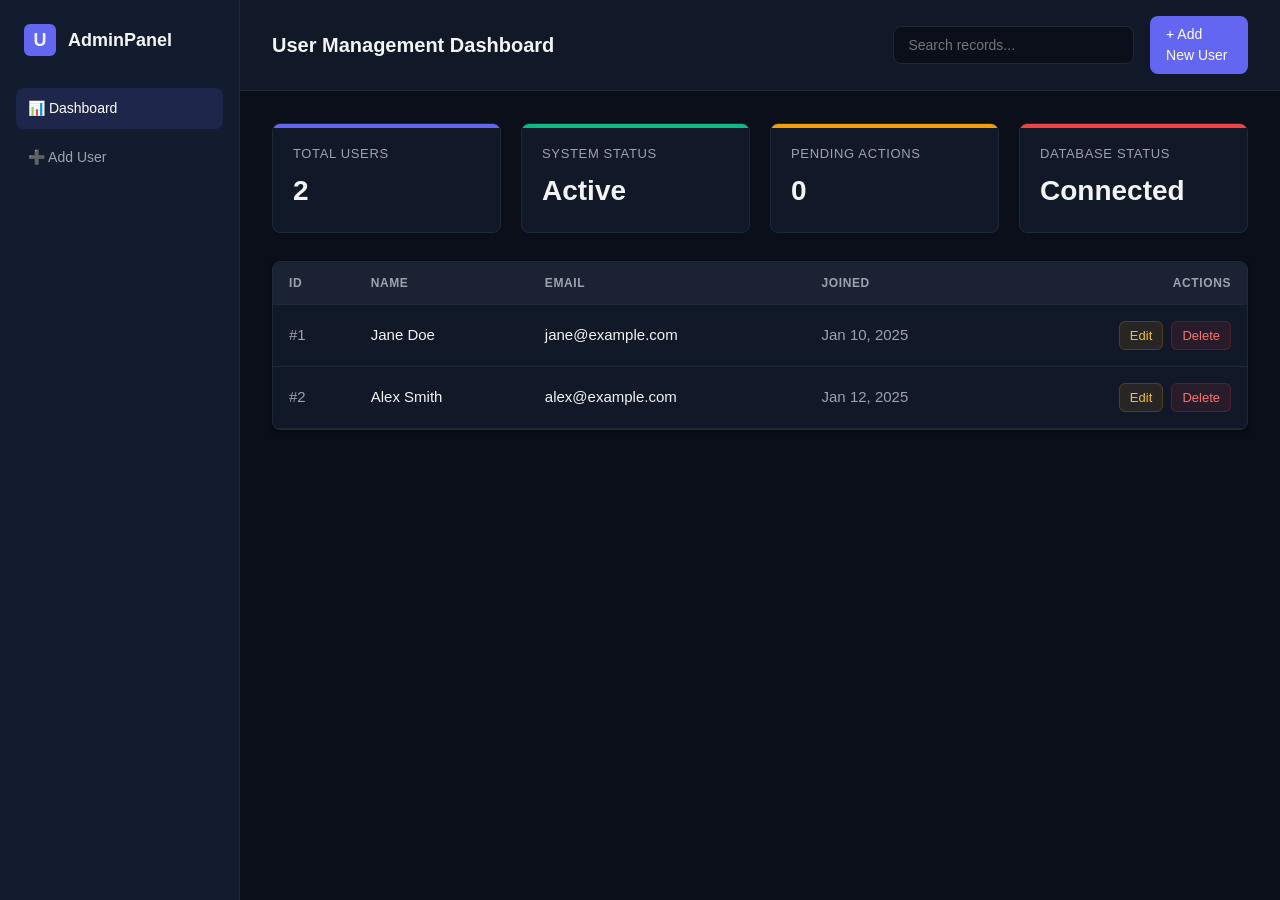
<file: index.html>
<!DOCTYPE html>
<html lang="en">
<head>
    <meta charset="UTF-8">
    <meta name="viewport" content="width=device-width, initial-scale=1.0">
    <title>Users Dashboard</title>
    <link rel="stylesheet" href="style.css">
</head>
<body>
    <div class="dashboard-layout">
        <!-- Sidebar Navigation -->
        <aside class="sidebar">
            <div class="sidebar-brand">
                <div class="brand-icon">U</div>
                <span>AdminPanel</span>
            </div>
            <ul class="sidebar-menu">
                <li><a href="index.html" class="active">📊 Dashboard</a></li>
                <li><a href="create.html">➕ Add User</a></li>
            </ul>
        </aside>

        <!-- Main Workspace -->
        <main class="main-wrapper">
            <header class="top-bar">
                <div class="top-bar-title">
                    <h1>User Management Dashboard</h1>
                </div>
                <div class="top-bar-actions">
                    <input type="text" id="searchInput" class="search-input" placeholder="Search records...">
                    <a href="create.html" class="btn btn-primary">+ Add New User</a>
                </div>
            </header>

            <div class="content-body">
                <!-- Summary Metric Cards -->
                <div class="stats-grid">
                    <div class="stat-card primary">
                        <div class="stat-label">Total Users</div>
                        <div class="stat-value" id="totalUsers">0</div>
                    </div>
                    <div class="stat-card success">
                        <div class="stat-label">System Status</div>
                        <div class="stat-value">Active</div>
                    </div>
                    <div class="stat-card warning">
                        <div class="stat-label">Pending Actions</div>
                        <div class="stat-value">0</div>
                    </div>
                    <div class="stat-card error">
                        <div class="stat-label">Database Status</div>
                        <div class="stat-value">Connected</div>
                    </div>
                </div>

                <!-- Alert Banner -->
                <div id="alertContainer"></div>

                <!-- Data Table -->
                <div class="table-card">
                    <table>
                        <thead>
                            <tr>
                                <th>ID</th>
                                <th>Name</th>
                                <th>Email</th>
                                <th>Joined</th>
                                <th class="text-right">Actions</th>
                            </tr>
                        </thead>
                        <tbody id="usersTableBody">
                            <!-- Dynamically populated via JS -->
                        </tbody>
                    </table>
                </div>
            </div>
        </main>
    </div>

    <script src="app.js"></script>
    <script>
        document.addEventListener('DOMContentLoaded', () => {
            initDashboard();
        });
    </script>
</body>
</html>
</file>
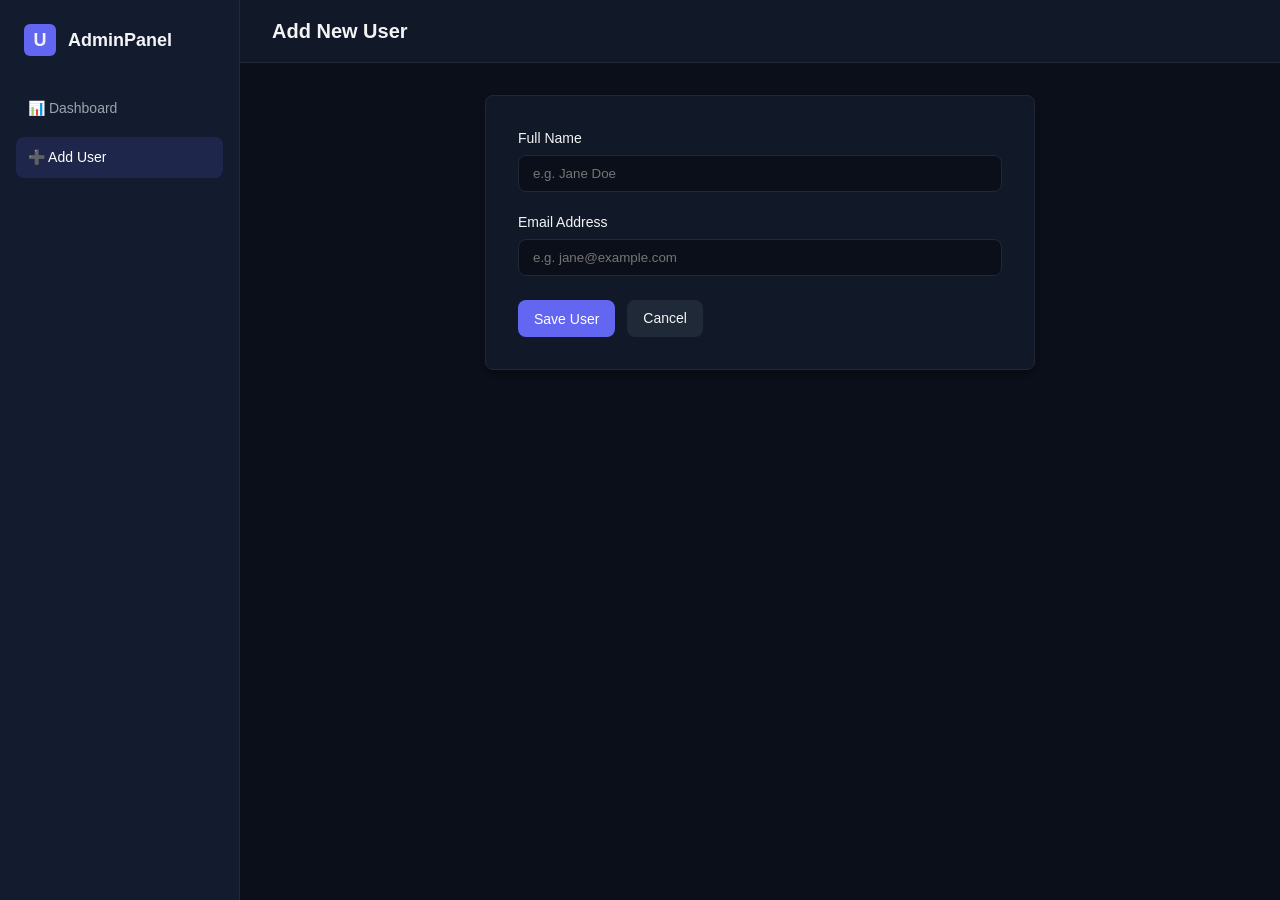
<file: create.html>
<!DOCTYPE html>
<html lang="en">
<head>
    <meta charset="UTF-8">
    <meta name="viewport" content="width=device-width, initial-scale=1.0">
    <title>Add User</title>
    <link rel="stylesheet" href="style.css">
</head>
<body>
    <div class="dashboard-layout">
        <aside class="sidebar">
            <div class="sidebar-brand">
                <div class="brand-icon">U</div>
                <span>AdminPanel</span>
            </div>
            <ul class="sidebar-menu">
                <li><a href="index.html">📊 Dashboard</a></li>
                <li><a href="create.html" class="active">➕ Add User</a></li>
            </ul>
        </aside>

        <main class="main-wrapper">
            <header class="top-bar">
                <div class="top-bar-title"><h1>Add New User</h1></div>
            </header>

            <div class="content-body">
                <div class="form-card">
                    <div id="alertContainer"></div>

                    <form id="createForm" novalidate>
                        <div class="form-group">
                            <label for="name">Full Name</label>
                            <input type="text" id="name" name="name" placeholder="e.g. Jane Doe" required>
                        </div>
                        <div class="form-group">
                            <label for="email">Email Address</label>
                            <input type="email" id="email" name="email" placeholder="e.g. jane@example.com" required>
                        </div>
                        <div class="form-actions">
                            <button type="submit" class="btn btn-primary">Save User</button>
                            <a href="index.html" class="btn btn-secondary">Cancel</a>
                        </div>
                    </form>
                </div>
            </div>
        </main>
    </div>

    <script src="app.js"></script>
    <script>
        document.addEventListener('DOMContentLoaded', () => {
            initCreateUser();
        });
    </script>
</body>
</html>
</file>
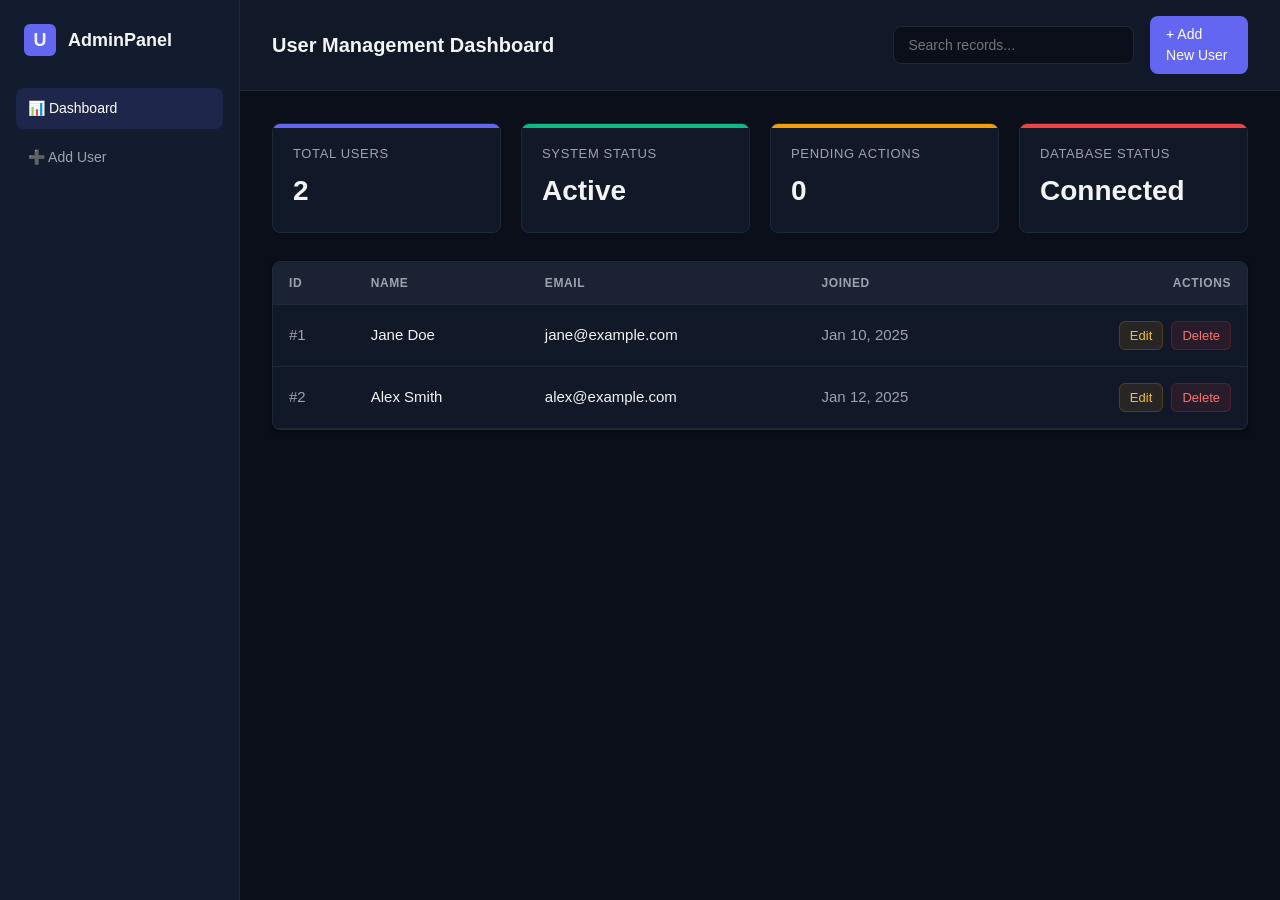
<file: update.html>
<!DOCTYPE html>
<html lang="en">
<head>
    <meta charset="UTF-8">
    <meta name="viewport" content="width=device-width, initial-scale=1.0">
    <title>Edit User</title>
    <link rel="stylesheet" href="style.css">
</head>
<body>
    <div class="dashboard-layout">
        <aside class="sidebar">
            <div class="sidebar-brand">
                <div class="brand-icon">U</div>
                <span>AdminPanel</span>
            </div>
            <ul class="sidebar-menu">
                <li><a href="index.html">📊 Dashboard</a></li>
                <li><a href="create.html">➕ Add User</a></li>
            </ul>
        </aside>

        <main class="main-wrapper">
            <header class="top-bar">
                <div class="top-bar-title"><h1>Edit User Record</h1></div>
            </header>

            <div class="content-body">
                <div class="form-card">
                    <div id="alertContainer"></div>

                    <form id="updateForm" novalidate>
                        <input type="hidden" id="userId">
                        <div class="form-group">
                            <label for="name">Full Name</label>
                            <input type="text" id="name" name="name" required>
                        </div>
                        <div class="form-group">
                            <label for="email">Email Address</label>
                            <input type="email" id="email" name="email" required>
                        </div>
                        <div class="form-actions">
                            <button type="submit" class="btn btn-primary">Update Record</button>
                            <a href="index.html" class="btn btn-secondary">Cancel</a>
                        </div>
                    </form>
                </div>
            </div>
        </main>
    </div>

    <script src="app.js"></script>
    <script>
        document.addEventListener('DOMContentLoaded', () => {
            initUpdateUser();
        });
    </script>
</body>
</html>
</file>
<file: style.css>
:root {
    --bg-color: #0b0f19;
    --card-bg: #111827;
    --sidebar-bg: #131b2e;
    --text-main: #f3f4f6;
    --text-muted: #9ca3af;
    --border-color: #1f2937;
    --primary: #6366f1;
    --primary-hover: #4f46e5;
    --success: #10b981;
    --error: #ef4444;
    --warning: #f59e0b;
    --radius: 8px;
}

* {
    box-sizing: border-box;
    margin: 0;
    padding: 0;
}

body {
    font-family: -apple-system, BlinkMacSystemFont, "Segoe UI", Roboto, Helvetica, Arial, sans-serif;
    background-color: var(--bg-color);
    color: var(--text-main);
    line-height: 1.5;
}

/* Dashboard Grid Layout */
.dashboard-layout {
    display: grid;
    grid-template-columns: 240px 1fr;
    min-height: 100vh;
}

/* Sidebar Navigation */
.sidebar {
    background-color: var(--sidebar-bg);
    border-right: 1px solid var(--border-color);
    padding: 24px 16px;
    display: flex;
    flex-direction: column;
}

.sidebar-brand {
    display: flex;
    align-items: center;
    gap: 12px;
    font-size: 1.125rem;
    font-weight: 700;
    color: var(--text-main);
    margin-bottom: 32px;
    padding: 0 8px;
}

.brand-icon {
    width: 32px;
    height: 32px;
    background: var(--primary);
    border-radius: 6px;
    display: flex;
    align-items: center;
    justify-content: center;
    font-weight: bold;
}

.sidebar-menu {
    list-style: none;
    display: flex;
    flex-direction: column;
    gap: 8px;
}

.sidebar-menu a {
    display: flex;
    align-items: center;
    gap: 12px;
    padding: 10px 12px;
    color: var(--text-muted);
    text-decoration: none;
    border-radius: var(--radius);
    font-size: 0.875rem;
    font-weight: 500;
    transition: all 0.15s ease;
}

.sidebar-menu a:hover, .sidebar-menu a.active {
    background-color: rgba(99, 102, 241, 0.15);
    color: #ffffff;
}

/* Main Content Area */
.main-wrapper {
    display: flex;
    flex-direction: column;
    overflow-x: hidden;
}

.top-bar {
    background-color: var(--card-bg);
    border-bottom: 1px solid var(--border-color);
    padding: 16px 32px;
    display: flex;
    justify-content: space-between;
    align-items: center;
}

.top-bar-title h1 {
    font-size: 1.25rem;
    font-weight: 600;
}

.top-bar-actions {
    display: flex;
    align-items: center;
    gap: 16px;
}

.search-input {
    background-color: var(--bg-color);
    border: 1px solid var(--border-color);
    padding: 8px 14px;
    border-radius: var(--radius);
    color: var(--text-main);
    font-size: 0.875rem;
}

.content-body {
    padding: 32px;
}

/* Metric Cards Grid */
.stats-grid {
    display: grid;
    grid-template-columns: repeat(auto-fit, minmax(200px, 1fr));
    gap: 20px;
    margin-bottom: 28px;
}

.stat-card {
    background: var(--card-bg);
    border: 1px solid var(--border-color);
    border-radius: var(--radius);
    padding: 20px;
    position: relative;
    overflow: hidden;
}

.stat-card::before {
    content: '';
    position: absolute;
    top: 0;
    left: 0;
    right: 0;
    height: 4px;
}

.stat-card.primary::before { background-color: var(--primary); }
.stat-card.success::before { background-color: var(--success); }
.stat-card.warning::before { background-color: var(--warning); }
.stat-card.error::before { background-color: var(--error); }

.stat-value {
    font-size: 1.75rem;
    font-weight: 700;
    margin-top: 6px;
}

.stat-label {
    font-size: 0.813rem;
    color: var(--text-muted);
    text-transform: uppercase;
    letter-spacing: 0.05em;
}

/* Table Card Layout */
.table-card, .form-card {
    background: var(--card-bg);
    border: 1px solid var(--border-color);
    border-radius: var(--radius);
    box-shadow: 0 4px 6px -1px rgba(0, 0, 0, 0.4);
    overflow: hidden;
}

.form-card {
    max-width: 550px;
    padding: 32px;
    margin: 0 auto;
}

table {
    width: 100%;
    border-collapse: collapse;
    text-align: left;
    font-size: 0.938rem;
}

th {
    background-color: #1a2234;
    color: var(--text-muted);
    font-weight: 600;
    font-size: 0.75rem;
    text-transform: uppercase;
    letter-spacing: 0.05em;
    padding: 12px 16px;
    border-bottom: 1px solid var(--border-color);
}

td {
    padding: 16px;
    border-bottom: 1px solid var(--border-color);
    color: var(--text-main);
}

tr:hover td {
    background-color: rgba(255, 255, 255, 0.02);
}

/* Forms & UI Controls */
.form-group { margin-bottom: 20px; }
label { display: block; font-size: 0.875rem; margin-bottom: 6px; }
input[type="text"], input[type="email"] {
    width: 100%;
    padding: 10px 14px;
    background-color: var(--bg-color);
    border: 1px solid var(--border-color);
    border-radius: var(--radius);
    color: var(--text-main);
}

.form-actions { display: flex; gap: 12px; margin-top: 24px; }
.btn {
    display: inline-flex;
    align-items: center;
    justify-content: center;
    padding: 8px 16px;
    font-size: 0.875rem;
    font-weight: 500;
    text-decoration: none;
    border-radius: var(--radius);
    border: none;
    cursor: pointer;
}

.btn-primary { background: var(--primary); color: #fff; }
.btn-secondary { background: #1f2937; color: var(--text-main); }
.btn-action { padding: 6px 10px; font-size: 0.813rem; border-radius: 6px; text-decoration: none; }
.btn-edit { background: rgba(245, 158, 11, 0.1); color: #fbbf24; border: 1px solid rgba(245, 158, 11, 0.2); margin-right: 4px; }
.btn-delete { background: rgba(239, 68, 68, 0.1); color: #f87171; border: 1px solid rgba(239, 68, 68, 0.2); cursor: pointer; }

.alert { padding: 12px 16px; border-radius: var(--radius); margin-bottom: 20px; font-size: 0.875rem; }
.alert-success { background: rgba(16, 185, 129, 0.1); color: #34d399; border: 1px solid rgba(16, 185, 129, 0.2); }
.alert-error { background: rgba(239, 68, 68, 0.1); color: #f87171; border: 1px solid rgba(239, 68, 68, 0.2); }
.text-right { text-align: right; }
.text-muted { color: var(--text-muted); }
.font-weight-medium { font-weight: 500; }
.empty-state { text-align: center; color: var(--text-muted); padding: 24px; }
</file>
